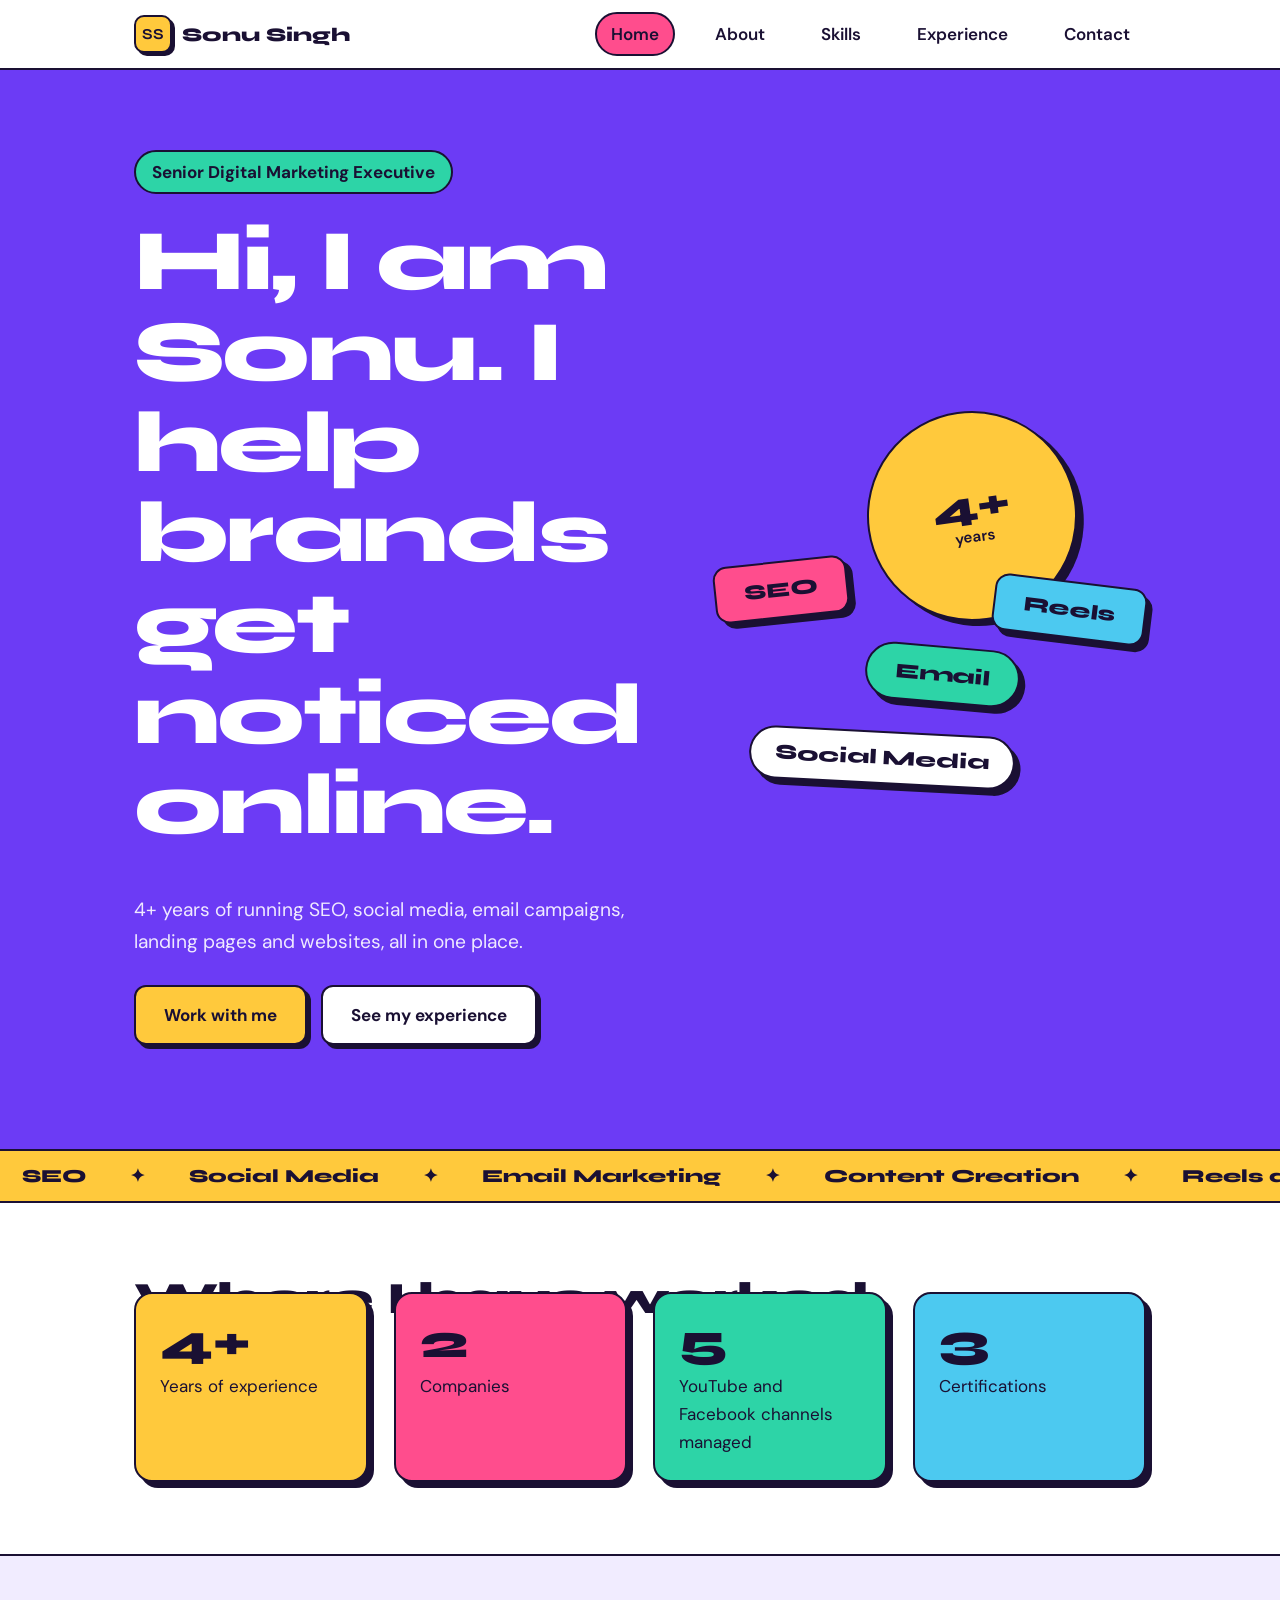
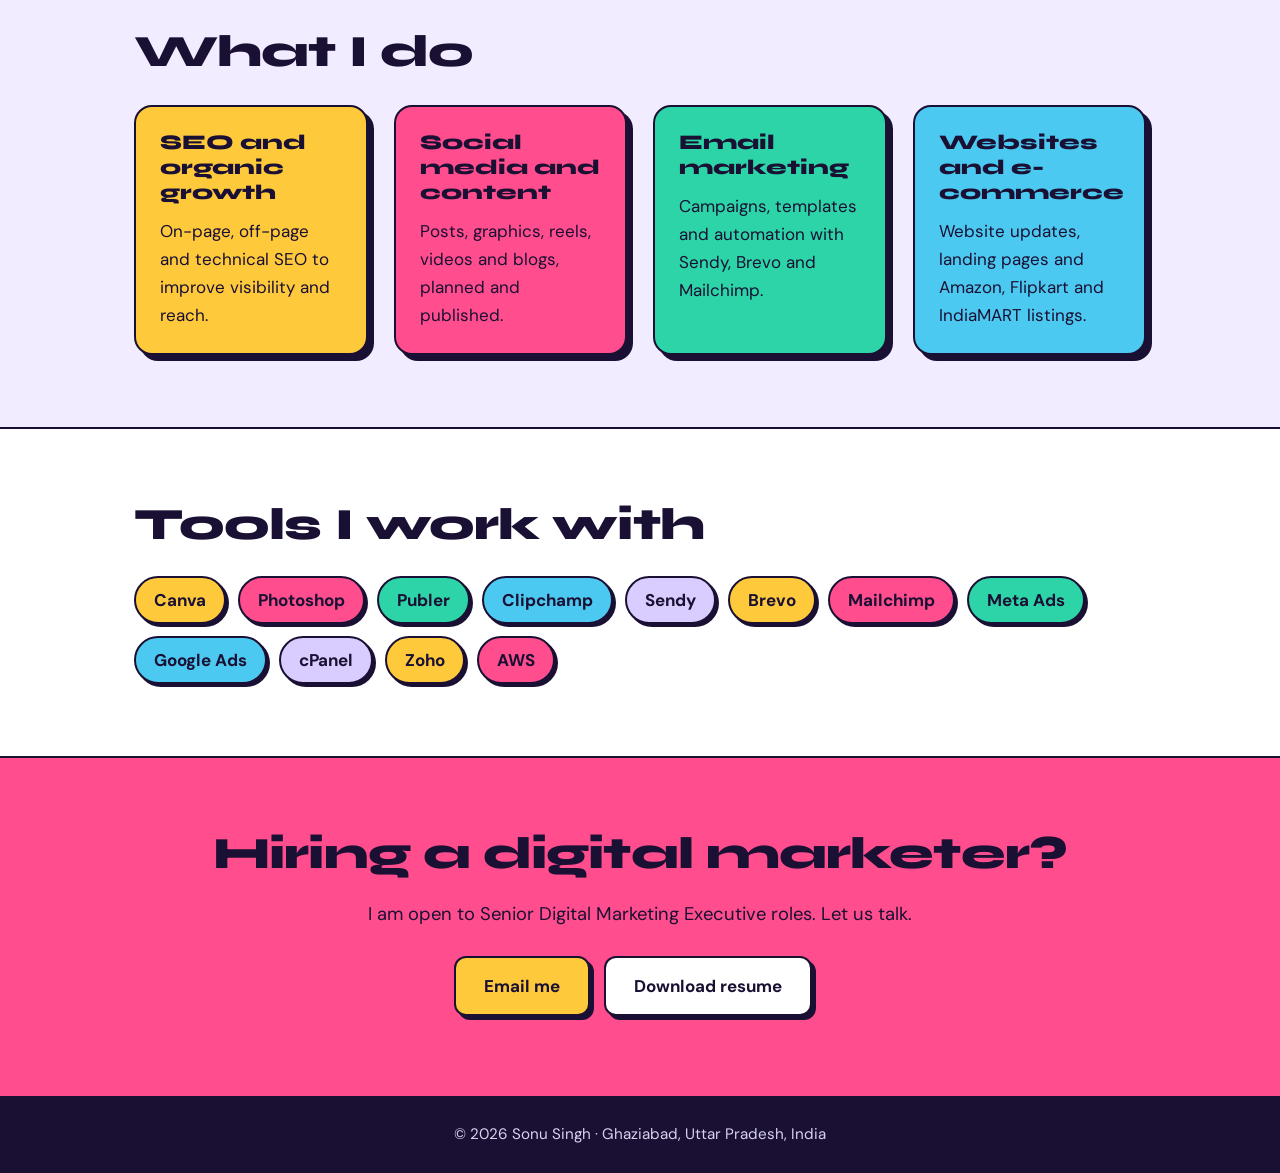
<file: index.html>
<!DOCTYPE html>
<html lang="en"><head><meta charset="UTF-8"><meta name="viewport" content="width=device-width,initial-scale=1">
<title>Home | Sonu Singh, Senior Digital Marketing Executive</title>
<meta name="description" content="Sonu Singh is a Senior Digital Marketing Executive with 4+ years of experience in SEO, social media, email marketing and website management.">
<link rel="preconnect" href="https://fonts.googleapis.com"><link rel="preconnect" href="https://fonts.gstatic.com" crossorigin>
<link href="https://fonts.googleapis.com/css2?family=DM+Sans:wght@400;600;700&family=Syne:wght@700;800&display=swap" rel="stylesheet">
<link rel="stylesheet" href="style.css"></head><body>
<header><nav><a class="logo" href="index.html"><b>SS</b>Sonu Singh</a>
<a href="index.html" aria-current="page">Home</a>
<a href="about.html">About</a>
<a href="skills.html">Skills</a>
<a href="experience.html">Experience</a>
<a href="contact.html">Contact</a>
</nav></header>
<section class="hero"><div class="wrap"><div>
<span class="tag">Senior Digital Marketing Executive</span>
<h1>Hi, I am Sonu. I help brands get noticed online.</h1>
<p class="lead">4+ years of running SEO, social media, email campaigns, landing pages and websites, all in one place.</p>
<a class="btn" href="contact.html">Work with me</a><a class="btn alt" href="experience.html">See my experience</a></div>
<div class="art" aria-hidden="true"><div class="st s1"><div>4+<small>years</small></div></div><div class="st s2">SEO</div><div class="st s3">Email</div><div class="st s4">Reels</div><div class="st s5">Social Media</div></div></div></section>
<div class="marq" aria-hidden="true"><div><span>SEO</span><span>✦</span><span>Social Media</span><span>✦</span><span>Email Marketing</span><span>✦</span><span>Content Creation</span><span>✦</span><span>Reels and Video</span><span>✦</span><span>Meta Ads</span><span>✦</span><span>Google Ads</span><span>✦</span><span>Landing Pages</span><span>✦</span><span>SEO</span><span>✦</span><span>Social Media</span><span>✦</span><span>Email Marketing</span><span>✦</span><span>Content Creation</span><span>✦</span><span>Reels and Video</span><span>✦</span><span>Meta Ads</span><span>✦</span><span>Google Ads</span><span>✦</span><span>Landing Pages</span><span>✦</span></div></div>
<section class="s"><div class="wrap">
<h2>Where I have worked</h2>
<div class="stats"><div class="box"><strong>4+</strong>Years of experience</div><div class="box"><strong>2</strong>Companies</div><div class="box"><strong>5</strong>YouTube and Facebook channels managed</div><div class="box"><strong>3</strong>Certifications</div></div></div></section>
<section class="s lav"><div class="wrap"><h2>What I do</h2><div class="blocks">
<div class="box"><h3>SEO and organic growth</h3><p>On-page, off-page and technical SEO to improve visibility and reach.</p></div>
<div class="box"><h3>Social media and content</h3><p>Posts, graphics, reels, videos and blogs, planned and published.</p></div>
<div class="box"><h3>Email marketing</h3><p>Campaigns, templates and automation with Sendy, Brevo and Mailchimp.</p></div>
<div class="box"><h3>Websites and e-commerce</h3><p>Website updates, landing pages and Amazon, Flipkart and IndiaMART listings.</p></div></div></div></section>
<section class="s"><div class="wrap"><h2>Tools I work with</h2>
<ul class="tags"><li>Canva</li><li>Photoshop</li><li>Publer</li><li>Clipchamp</li><li>Sendy</li><li>Brevo</li><li>Mailchimp</li><li>Meta Ads</li><li>Google Ads</li><li>cPanel</li><li>Zoho</li><li>AWS</li></ul></div></section>
<section class="cta"><div class="wrap"><h2>Hiring a digital marketer?</h2><p>I am open to Senior Digital Marketing Executive roles. Let us talk.</p><a class="btn" href="mailto:singh1998sonu@gmail.com">Email me</a><a class="btn alt" href="resume.pdf">Download resume</a></div></section>
<footer>© 2026 Sonu Singh · Ghaziabad, Uttar Pradesh, India</footer></body></html>
</file>
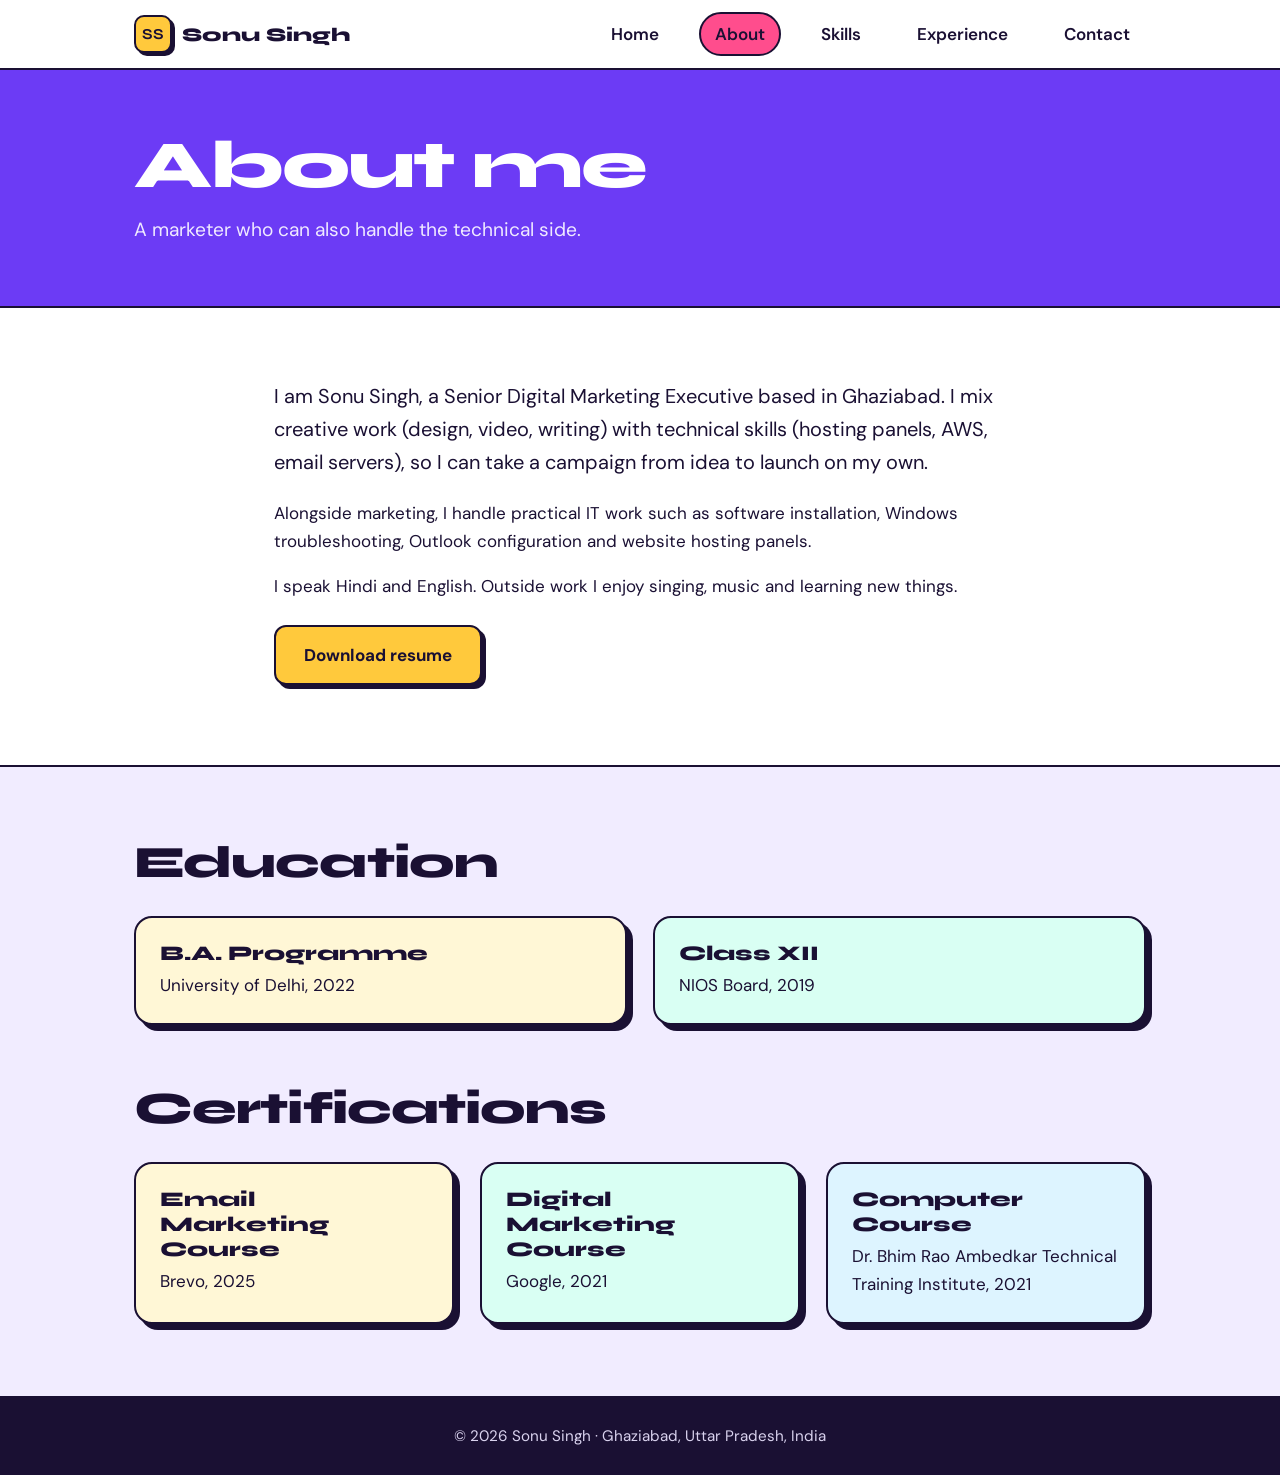
<file: about.html>
<!DOCTYPE html>
<html lang="en"><head><meta charset="UTF-8"><meta name="viewport" content="width=device-width,initial-scale=1">
<title>About | Sonu Singh, Senior Digital Marketing Executive</title>
<meta name="description" content="Sonu Singh is a Senior Digital Marketing Executive with 4+ years of experience in SEO, social media, email marketing and website management.">
<link rel="preconnect" href="https://fonts.googleapis.com"><link rel="preconnect" href="https://fonts.gstatic.com" crossorigin>
<link href="https://fonts.googleapis.com/css2?family=DM+Sans:wght@400;600;700&family=Syne:wght@700;800&display=swap" rel="stylesheet">
<link rel="stylesheet" href="style.css"></head><body>
<header><nav><a class="logo" href="index.html"><b>SS</b>Sonu Singh</a>
<a href="index.html">Home</a>
<a href="about.html" aria-current="page">About</a>
<a href="skills.html">Skills</a>
<a href="experience.html">Experience</a>
<a href="contact.html">Contact</a>
</nav></header>
<div class="page-head"><div class="wrap"><h1>About me</h1><p>A marketer who can also handle the technical side.</p></div></div>
<section class="s"><div class="wrap" style="max-width:780px">
<p style="font-size:1.25rem">I am Sonu Singh, a Senior Digital Marketing Executive based in Ghaziabad. I mix creative work (design, video, writing) with technical skills (hosting panels, AWS, email servers), so I can take a campaign from idea to launch on my own.</p>
<p>Alongside marketing, I handle practical IT work such as software installation, Windows troubleshooting, Outlook configuration and website hosting panels.</p>
<p>I speak Hindi and English. Outside work I enjoy singing, music and learning new things.</p>
<a class="btn" href="resume.pdf">Download resume</a></div></section>
<section class="s lav"><div class="wrap"><h2>Education</h2><div class="edu">
<div class="box"><h3>B.A. Programme</h3><p>University of Delhi, 2022</p></div>
<div class="box"><h3>Class XII</h3><p>NIOS Board, 2019</p></div></div>
<h2 style="margin-top:60px">Certifications</h2><div class="edu">
<div class="box"><h3>Email Marketing Course</h3><p>Brevo, 2025</p></div>
<div class="box"><h3>Digital Marketing Course</h3><p>Google, 2021</p></div>
<div class="box"><h3>Computer Course</h3><p>Dr. Bhim Rao Ambedkar Technical Training Institute, 2021</p></div></div></div></section>
<footer>© 2026 Sonu Singh · Ghaziabad, Uttar Pradesh, India</footer></body></html>
</file>
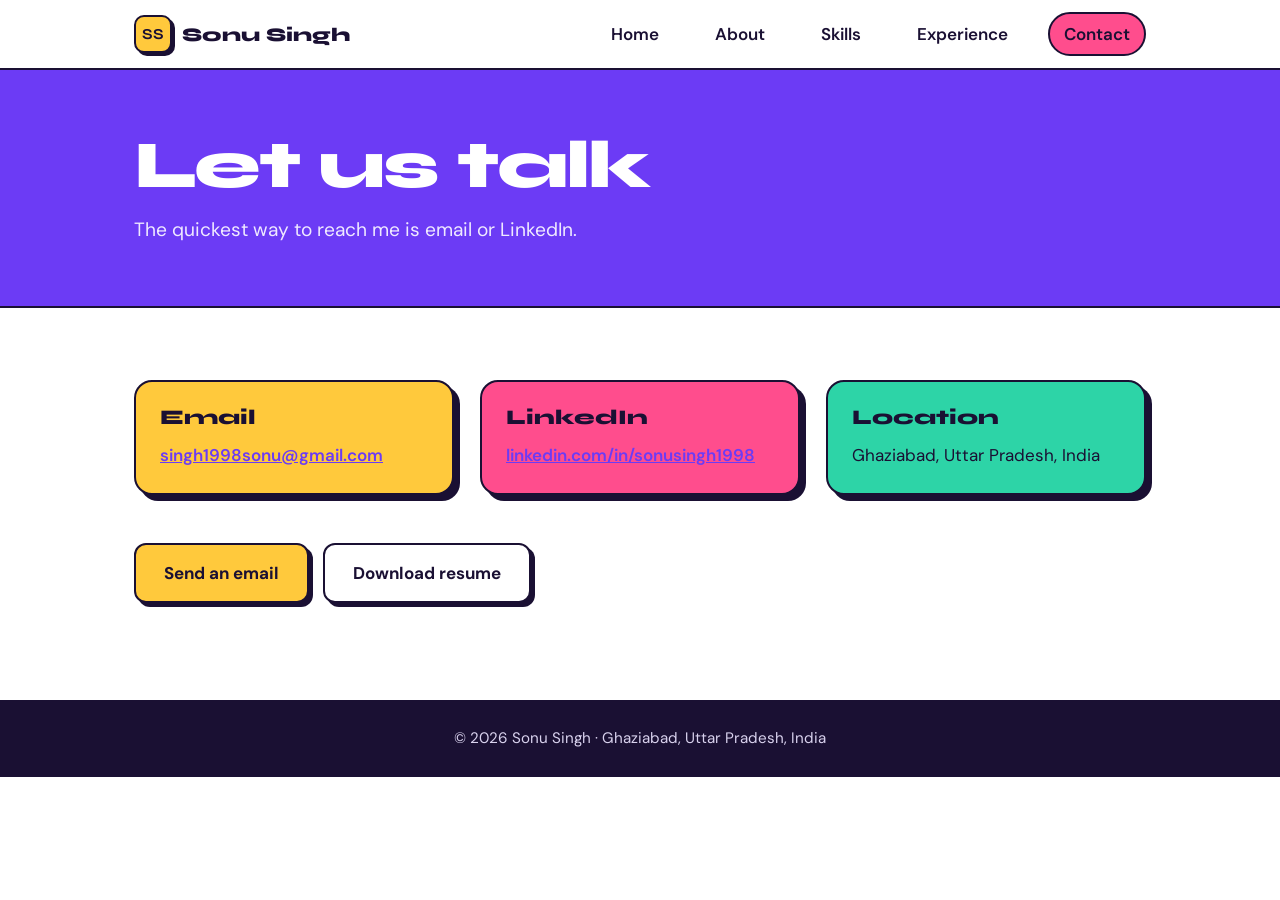
<file: contact.html>
<!DOCTYPE html>
<html lang="en"><head><meta charset="UTF-8"><meta name="viewport" content="width=device-width,initial-scale=1">
<title>Contact | Sonu Singh, Senior Digital Marketing Executive</title>
<meta name="description" content="Sonu Singh is a Senior Digital Marketing Executive with 4+ years of experience in SEO, social media, email marketing and website management.">
<link rel="preconnect" href="https://fonts.googleapis.com"><link rel="preconnect" href="https://fonts.gstatic.com" crossorigin>
<link href="https://fonts.googleapis.com/css2?family=DM+Sans:wght@400;600;700&family=Syne:wght@700;800&display=swap" rel="stylesheet">
<link rel="stylesheet" href="style.css"></head><body>
<header><nav><a class="logo" href="index.html"><b>SS</b>Sonu Singh</a>
<a href="index.html">Home</a>
<a href="about.html">About</a>
<a href="skills.html">Skills</a>
<a href="experience.html">Experience</a>
<a href="contact.html" aria-current="page">Contact</a>
</nav></header>
<div class="page-head"><div class="wrap"><h1>Let us talk</h1><p>The quickest way to reach me is email or LinkedIn.</p></div></div>
<section class="s"><div class="wrap"><div class="blocks" style="margin-top:0">
<div class="box"><h3>Email</h3><p><a href="mailto:singh1998sonu@gmail.com">singh1998sonu@gmail.com</a></p></div>
<div class="box"><h3>LinkedIn</h3><p><a href="https://www.linkedin.com/in/sonusingh1998/">linkedin.com/in/sonusingh1998</a></p></div>
<div class="box"><h3>Location</h3><p>Ghaziabad, Uttar Pradesh, India</p></div></div>
<p style="margin-top:40px"><a class="btn" href="mailto:singh1998sonu@gmail.com">Send an email</a><a class="btn alt" href="resume.pdf">Download resume</a></p></div></section>
<footer>© 2026 Sonu Singh · Ghaziabad, Uttar Pradesh, India</footer></body></html>
</file>
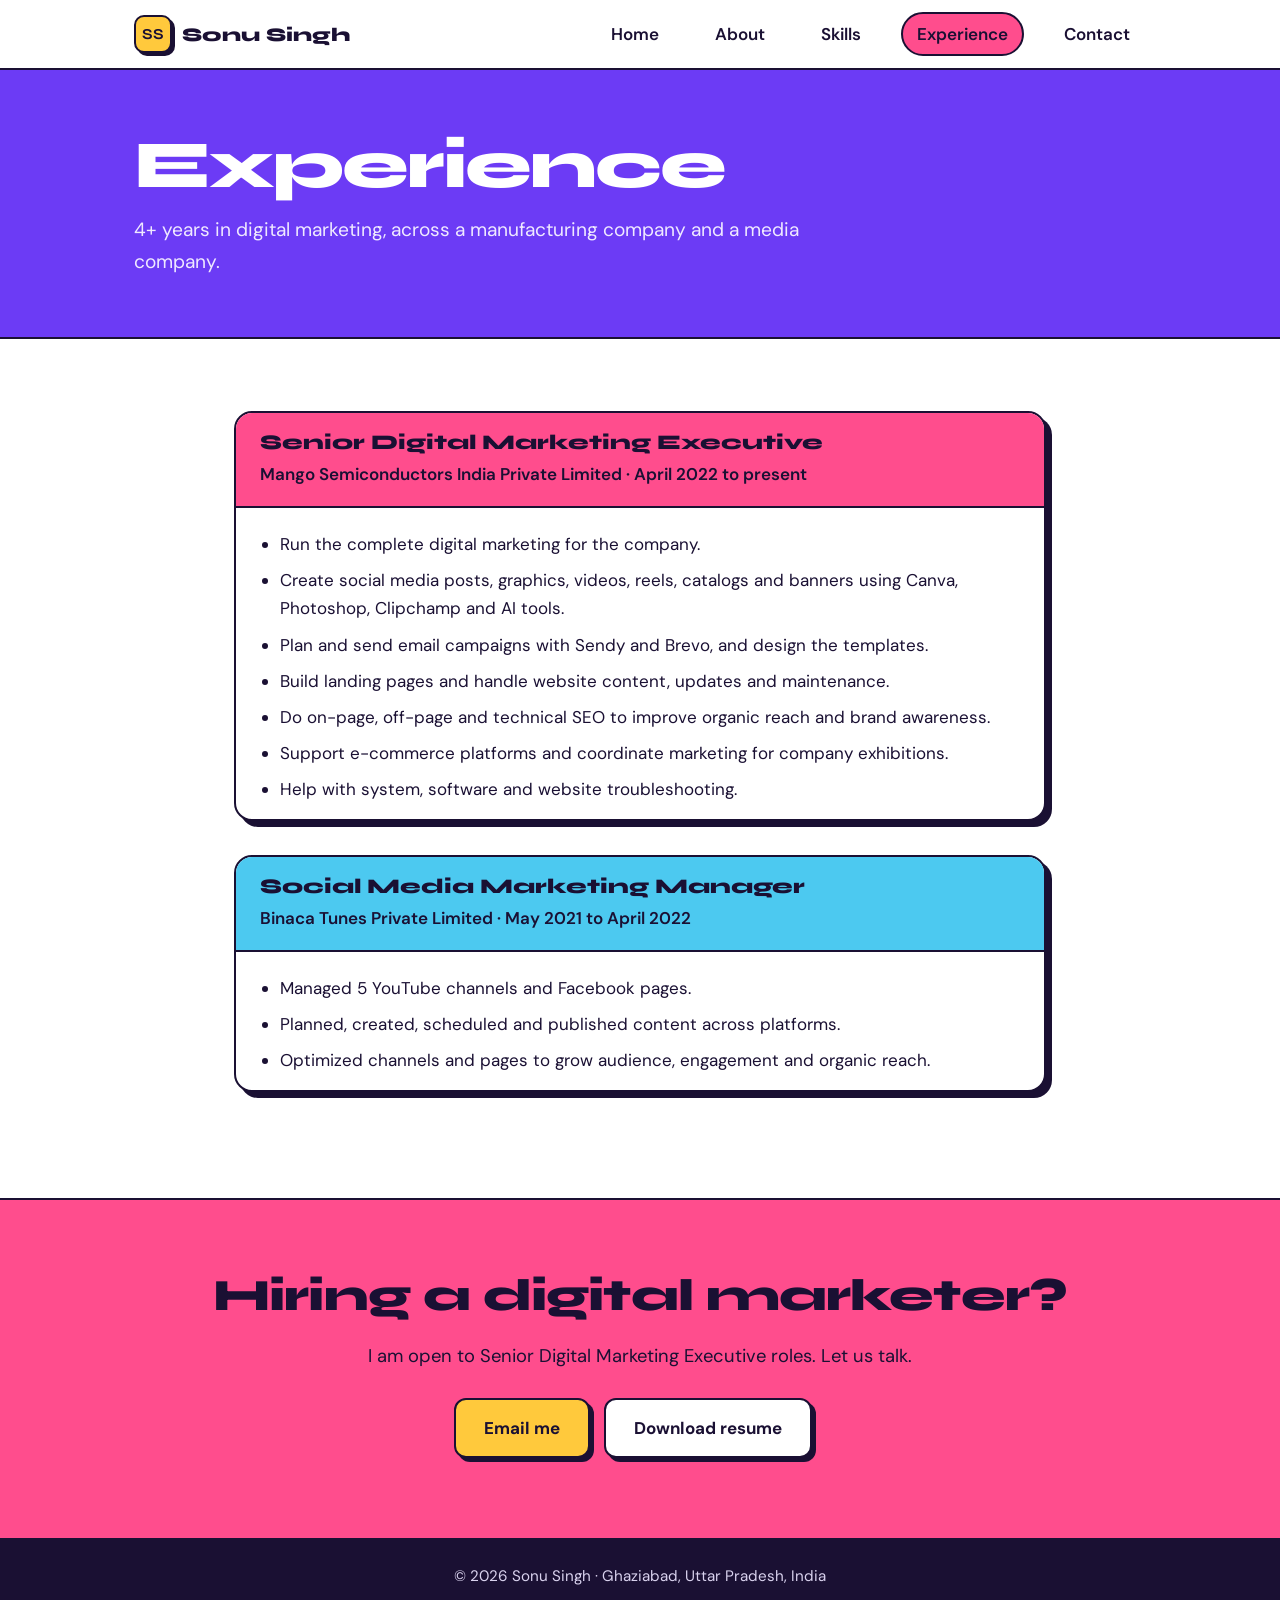
<file: experience.html>
<!DOCTYPE html>
<html lang="en"><head><meta charset="UTF-8"><meta name="viewport" content="width=device-width,initial-scale=1">
<title>Experience | Sonu Singh, Senior Digital Marketing Executive</title>
<meta name="description" content="Sonu Singh is a Senior Digital Marketing Executive with 4+ years of experience in SEO, social media, email marketing and website management.">
<link rel="preconnect" href="https://fonts.googleapis.com"><link rel="preconnect" href="https://fonts.gstatic.com" crossorigin>
<link href="https://fonts.googleapis.com/css2?family=DM+Sans:wght@400;600;700&family=Syne:wght@700;800&display=swap" rel="stylesheet">
<link rel="stylesheet" href="style.css"></head><body>
<header><nav><a class="logo" href="index.html"><b>SS</b>Sonu Singh</a>
<a href="index.html">Home</a>
<a href="about.html">About</a>
<a href="skills.html">Skills</a>
<a href="experience.html" aria-current="page">Experience</a>
<a href="contact.html">Contact</a>
</nav></header>
<div class="page-head"><div class="wrap"><h1>Experience</h1><p>4+ years in digital marketing, across a manufacturing company and a media company.</p></div></div>
<section class="s"><div class="wrap" style="max-width:860px">
<div class="box job"><header><h3>Senior Digital Marketing Executive</h3><p>Mango Semiconductors India Private Limited · April 2022 to present</p></header>
<ul><li>Run the complete digital marketing for the company.</li><li>Create social media posts, graphics, videos, reels, catalogs and banners using Canva, Photoshop, Clipchamp and AI tools.</li><li>Plan and send email campaigns with Sendy and Brevo, and design the templates.</li><li>Build landing pages and handle website content, updates and maintenance.</li><li>Do on-page, off-page and technical SEO to improve organic reach and brand awareness.</li><li>Support e-commerce platforms and coordinate marketing for company exhibitions.</li><li>Help with system, software and website troubleshooting.</li></ul></div>
<div class="box job"><header><h3>Social Media Marketing Manager</h3><p>Binaca Tunes Private Limited · May 2021 to April 2022</p></header>
<ul><li>Managed 5 YouTube channels and Facebook pages.</li><li>Planned, created, scheduled and published content across platforms.</li><li>Optimized channels and pages to grow audience, engagement and organic reach.</li></ul></div>
</div></section><section class="cta"><div class="wrap"><h2>Hiring a digital marketer?</h2><p>I am open to Senior Digital Marketing Executive roles. Let us talk.</p><a class="btn" href="mailto:singh1998sonu@gmail.com">Email me</a><a class="btn alt" href="resume.pdf">Download resume</a></div></section>
<footer>© 2026 Sonu Singh · Ghaziabad, Uttar Pradesh, India</footer></body></html>
</file>
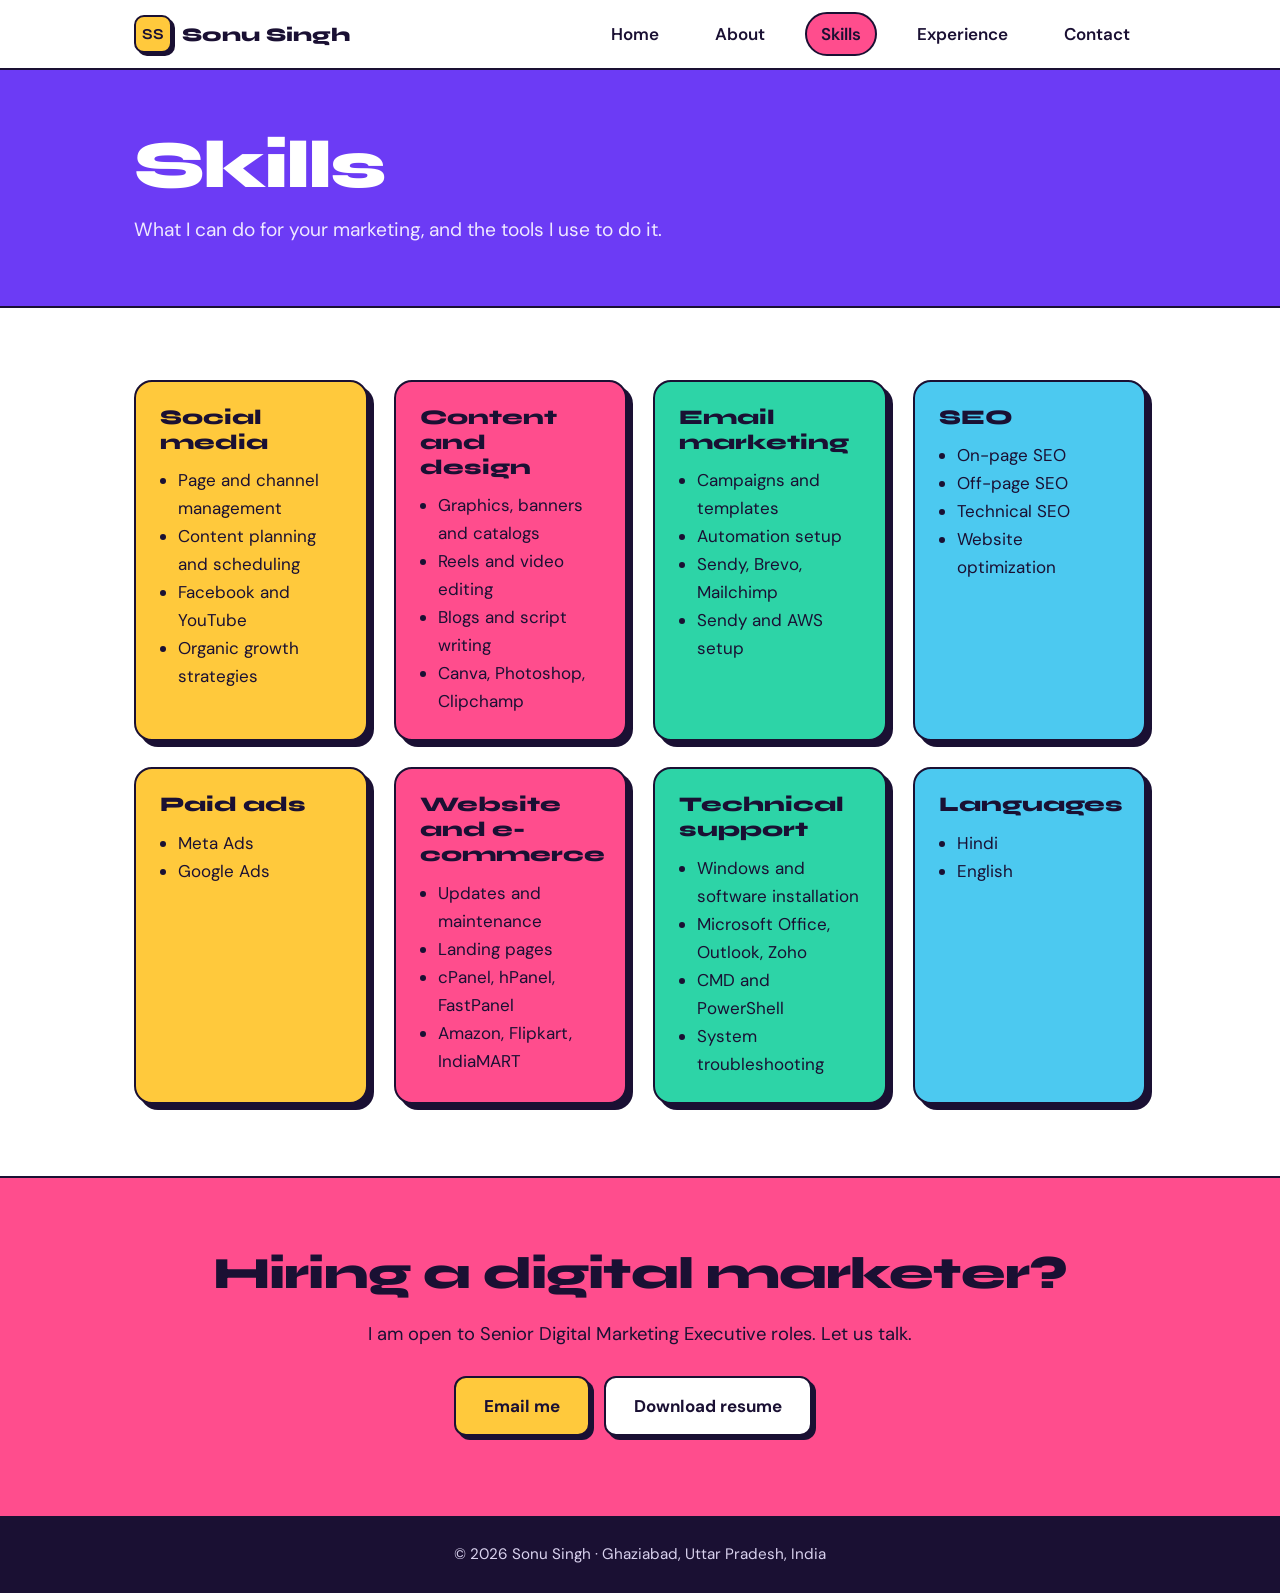
<file: skills.html>
<!DOCTYPE html>
<html lang="en"><head><meta charset="UTF-8"><meta name="viewport" content="width=device-width,initial-scale=1">
<title>Skills | Sonu Singh, Senior Digital Marketing Executive</title>
<meta name="description" content="Sonu Singh is a Senior Digital Marketing Executive with 4+ years of experience in SEO, social media, email marketing and website management.">
<link rel="preconnect" href="https://fonts.googleapis.com"><link rel="preconnect" href="https://fonts.gstatic.com" crossorigin>
<link href="https://fonts.googleapis.com/css2?family=DM+Sans:wght@400;600;700&family=Syne:wght@700;800&display=swap" rel="stylesheet">
<link rel="stylesheet" href="style.css"></head><body>
<header><nav><a class="logo" href="index.html"><b>SS</b>Sonu Singh</a>
<a href="index.html">Home</a>
<a href="about.html">About</a>
<a href="skills.html" aria-current="page">Skills</a>
<a href="experience.html">Experience</a>
<a href="contact.html">Contact</a>
</nav></header>
<div class="page-head"><div class="wrap"><h1>Skills</h1><p>What I can do for your marketing, and the tools I use to do it.</p></div></div>
<section class="s"><div class="wrap"><div class="blocks" style="margin-top:0">
<div class="box"><h3>Social media</h3><ul><li>Page and channel management</li><li>Content planning and scheduling</li><li>Facebook and YouTube</li><li>Organic growth strategies</li></ul></div>
<div class="box"><h3>Content and design</h3><ul><li>Graphics, banners and catalogs</li><li>Reels and video editing</li><li>Blogs and script writing</li><li>Canva, Photoshop, Clipchamp</li></ul></div>
<div class="box"><h3>Email marketing</h3><ul><li>Campaigns and templates</li><li>Automation setup</li><li>Sendy, Brevo, Mailchimp</li><li>Sendy and AWS setup</li></ul></div>
<div class="box"><h3>SEO</h3><ul><li>On-page SEO</li><li>Off-page SEO</li><li>Technical SEO</li><li>Website optimization</li></ul></div>
<div class="box"><h3>Paid ads</h3><ul><li>Meta Ads</li><li>Google Ads</li></ul></div>
<div class="box"><h3>Website and e-commerce</h3><ul><li>Updates and maintenance</li><li>Landing pages</li><li>cPanel, hPanel, FastPanel</li><li>Amazon, Flipkart, IndiaMART</li></ul></div>
<div class="box"><h3>Technical support</h3><ul><li>Windows and software installation</li><li>Microsoft Office, Outlook, Zoho</li><li>CMD and PowerShell</li><li>System troubleshooting</li></ul></div>
<div class="box"><h3>Languages</h3><ul><li>Hindi</li><li>English</li></ul></div></div></div></section><section class="cta"><div class="wrap"><h2>Hiring a digital marketer?</h2><p>I am open to Senior Digital Marketing Executive roles. Let us talk.</p><a class="btn" href="mailto:singh1998sonu@gmail.com">Email me</a><a class="btn alt" href="resume.pdf">Download resume</a></div></section>
<footer>© 2026 Sonu Singh · Ghaziabad, Uttar Pradesh, India</footer></body></html>
</file>
<file: style.css>
:root{--ink:#1a1033;--bg:#fff;--lav:#f1ecff;--violet:#6c3bf5;--pink:#ff4d8d;--yellow:#ffc93c;--mint:#2dd4a7;--sky:#4cc9f0;--b:2.5px solid var(--ink);--sh:6px 6px 0 var(--ink)}
*{box-sizing:border-box}
html{scroll-behavior:smooth}
body{margin:0;background:var(--bg);color:var(--ink);font:17px/1.65 "DM Sans",system-ui,sans-serif}
h1,h2,h3{font-family:"Syne","DM Sans",sans-serif;line-height:1.05;margin:0 0 .5em;font-weight:800}
h1{font-size:clamp(2.6rem,8vw,5.4rem);letter-spacing:-.03em}
h2{font-size:clamp(1.8rem,4vw,2.8rem);letter-spacing:-.02em}
h3{font-size:1.3rem;line-height:1.2}
p{margin:0 0 1em}
a{color:var(--violet);font-weight:600}
:focus-visible{outline:3px solid var(--pink);outline-offset:3px}
.wrap{max-width:1060px;margin:auto;padding:0 24px}
header{position:sticky;top:0;z-index:5;background:var(--bg);border-bottom:var(--b)}
nav{max-width:1060px;margin:auto;padding:12px 24px;display:flex;flex-wrap:wrap;gap:8px 24px;align-items:center}
.logo{display:flex;align-items:center;gap:10px;margin-right:auto;font:800 1.2rem "Syne",sans-serif;color:var(--ink);text-decoration:none}
.logo b{display:grid;place-items:center;width:38px;height:38px;background:var(--yellow);border:var(--b);border-radius:10px;box-shadow:3px 3px 0 var(--ink);font-size:.95rem}
nav a:not(.logo){text-decoration:none;color:var(--ink);font-weight:600;padding:6px 14px;border-radius:999px;border:2.5px solid transparent}
nav a:not(.logo):hover{background:var(--lav)}
nav a[aria-current="page"]{background:var(--pink);border-color:var(--ink)}
.btn{display:inline-block;padding:14px 28px;border-radius:12px;background:var(--yellow);color:var(--ink);text-decoration:none;font-weight:700;border:var(--b);box-shadow:4px 4px 0 var(--ink);margin:8px 14px 8px 0;transition:transform .15s,box-shadow .15s}
.btn:hover{transform:translate(3px,3px);box-shadow:1px 1px 0 var(--ink)}
.btn.alt{background:#fff}
.hero{background:var(--violet);color:#fff;padding:80px 0 96px;overflow:hidden}
.hero .wrap{display:grid;grid-template-columns:1.25fr 1fr;gap:40px;align-items:center}
.hero .tag{display:inline-block;background:var(--mint);color:var(--ink);font-weight:700;padding:6px 16px;border:var(--b);border-radius:999px;margin-bottom:22px}
.hero p.lead{font-size:1.2rem;max-width:50ch;color:#efe9ff}
.art{position:relative;height:380px}
.st{position:absolute;display:grid;place-items:center;border:var(--b);box-shadow:var(--sh);color:var(--ink);font:800 1.3rem "Syne",sans-serif;text-align:center}
.s1{width:210px;height:210px;border-radius:50%;background:var(--yellow);left:50%;top:0;transform:translateX(-30%) rotate(-8deg);font-size:2.6rem;line-height:1}
.s1 small{display:block;font:600 .95rem "DM Sans",sans-serif}
.s2{background:var(--pink);padding:14px 28px;border-radius:14px;left:0;top:150px;transform:rotate(-6deg)}
.s3{background:var(--mint);padding:14px 28px;border-radius:999px;left:35%;top:235px;transform:rotate(5deg)}
.s4{background:var(--sky);padding:14px 28px;border-radius:14px;right:0;top:170px;transform:rotate(7deg)}
.s5{background:#fff;padding:12px 24px;border-radius:999px;left:8%;top:320px;transform:rotate(3deg)}
.marq{background:var(--yellow);border-block:var(--b);overflow:hidden;white-space:nowrap}
.marq div{display:inline-block;padding:14px 0;font:800 1.15rem "Syne",sans-serif;animation:m 28s linear infinite}
.marq span{margin:0 22px}
@keyframes m{to{transform:translateX(-50%)}}
.page-head{background:var(--violet);color:#fff;padding:60px 0;border-bottom:var(--b)}
.page-head h1{font-size:clamp(2.4rem,7vw,4.2rem);margin-bottom:.2em}
.page-head p{margin:0;font-size:1.2rem;color:#efe9ff;max-width:56ch}
section.s{padding:72px 0}
.lav{background:var(--lav);border-block:var(--b)}
.stats,.blocks,.edu{display:grid;grid-template-columns:repeat(auto-fit,minmax(220px,1fr));gap:26px;margin-top:30px}
.box{border:var(--b);border-radius:18px;box-shadow:var(--sh);padding:24px;background:#fff}
.box p,.box ul{margin:0}
.box ul{padding-left:18px}
.blocks>:nth-child(4n+1),.stats>:nth-child(4n+1){background:var(--yellow)}
.blocks>:nth-child(4n+2),.stats>:nth-child(4n+2){background:var(--pink)}
.blocks>:nth-child(4n+3),.stats>:nth-child(4n+3){background:var(--mint)}
.blocks>:nth-child(4n+4),.stats>:nth-child(4n+4){background:var(--sky)}
.stats strong{display:block;font:800 3rem/1 "Syne",sans-serif;margin-bottom:6px}
.stats{margin-top:-52px;position:relative}
.tags{display:flex;flex-wrap:wrap;gap:12px;padding:0;list-style:none;margin:28px 0 0}
.tags li{padding:8px 18px;border:var(--b);border-radius:999px;font-weight:700;box-shadow:3px 3px 0 var(--ink);background:#fff}
.tags li:nth-child(5n+1){background:var(--yellow)}.tags li:nth-child(5n+2){background:var(--pink)}.tags li:nth-child(5n+3){background:var(--mint)}.tags li:nth-child(5n+4){background:var(--sky)}.tags li:nth-child(5n){background:#d9ccff}
.job{margin-bottom:34px;padding:0;overflow:hidden}
.job header{position:static;background:var(--pink);padding:18px 24px;border-bottom:var(--b)}
.job:nth-child(2n) header{background:var(--sky)}
.job header h3{margin:0}
.job header p{margin:4px 0 0;font-weight:600}
.job ul{padding:22px 24px 8px 44px;margin:0}
.job li{margin-bottom:8px}
.cta{background:var(--pink);border-top:var(--b);padding:72px 0;text-align:center}
.cta p{font-size:1.15rem}
.edu .box:nth-child(3n+1){background:#fff7d6}.edu .box:nth-child(3n+2){background:#d9fff3}.edu .box:nth-child(3n){background:#ddf4ff}
.edu h3{margin-bottom:.2em}
footer{background:var(--ink);color:#d9d2ee;text-align:center;padding:26px 24px;font-size:.95rem}
@media (max-width:820px){.hero .wrap{grid-template-columns:1fr}.art{height:300px}.s1{width:160px;height:160px;font-size:2rem;left:55%}.s2{top:120px}.s3{top:190px}.s4{top:130px}.s5{top:250px}}
@media (prefers-reduced-motion:reduce){.marq div{animation:none}html{scroll-behavior:auto}.btn{transition:none}}
</file>
